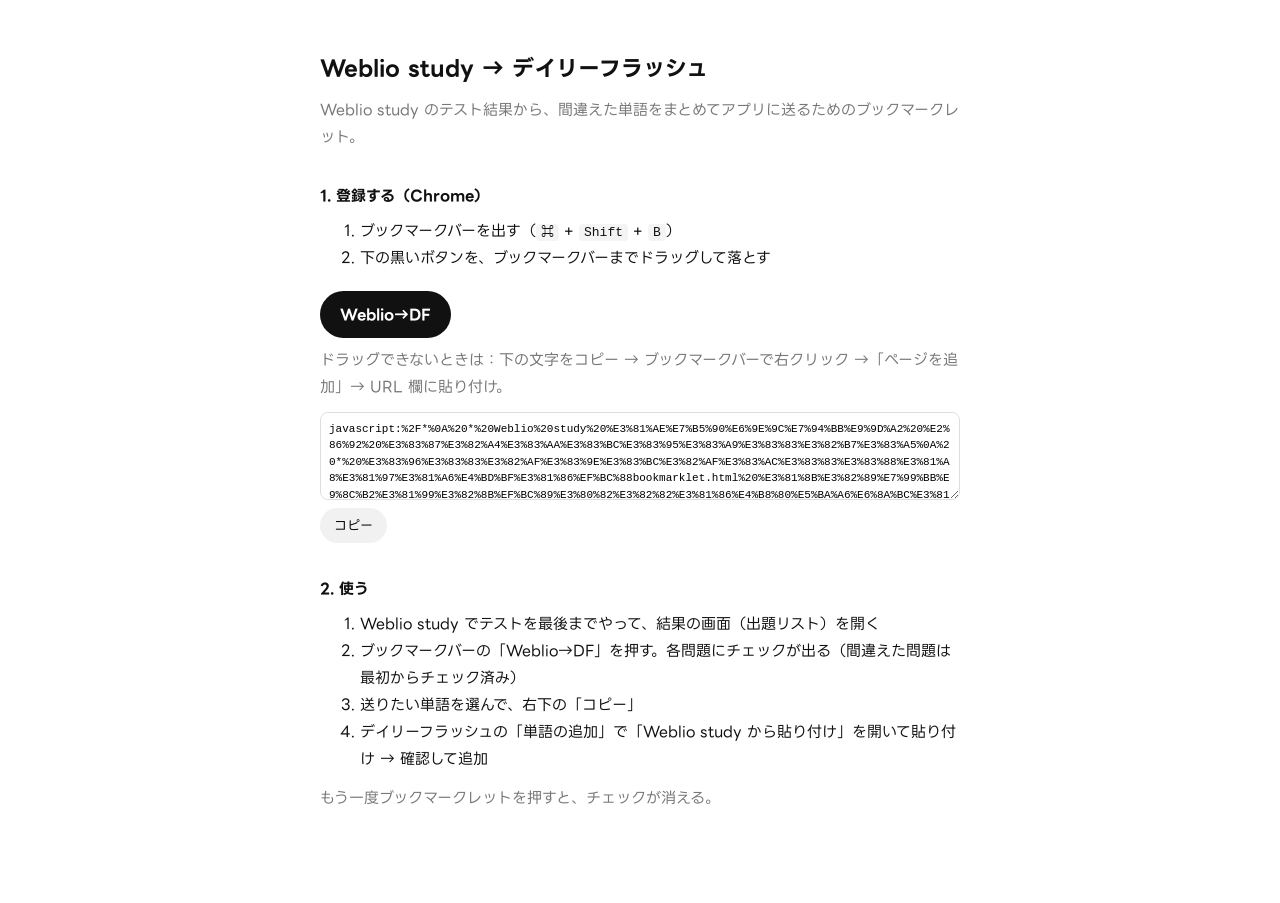
<file: bookmarklet.html>
<!doctype html>
<html lang="ja">
<head>
<meta charset="utf-8">
<meta name="viewport" content="width=device-width, initial-scale=1">
<title>Weblio ブックマークレット</title>
<link rel="preconnect" href="https://fonts.googleapis.com">
<link href="https://fonts.googleapis.com/css2?family=LINE+Seed+JP:wght@400;700&display=swap" rel="stylesheet">
<style>
  body { margin: 0; background: #fff; color: #111; font: 15px/1.8 "LINE Seed JP", sans-serif; }
  main { max-width: 640px; margin: 0 auto; padding: 48px 16px 80px; }
  h1 { font-size: 22px; margin: 0 0 8px; }
  h2 { font-size: 15px; margin: 32px 0 8px; }
  p, ol { margin: 0 0 12px; }
  .lead { color: #777; }
  .bm { display: inline-block; margin: 8px 0; padding: 10px 20px; border-radius: 999px; background: #111; color: #fff; text-decoration: none; font-weight: 700; cursor: grab; }
  textarea { width: 100%; box-sizing: border-box; height: 88px; font: 11px/1.5 ui-monospace, monospace; border: 1px solid #ddd; border-radius: 8px; padding: 8px; resize: vertical; }
  button { border: 0; border-radius: 999px; padding: 6px 14px; background: #f1f1f1; font: inherit; font-size: 13px; cursor: pointer; }
  code { background: #f4f4f4; padding: 1px 5px; border-radius: 4px; font-size: 13px; }
</style>
</head>
<body>
<main>
  <h1>Weblio study → デイリーフラッシュ</h1>
  <p class="lead">Weblio study のテスト結果から、間違えた単語をまとめてアプリに送るためのブックマークレット。</p>

  <h2>1. 登録する（Chrome）</h2>
  <ol>
    <li>ブックマークバーを出す（<code>⌘</code> + <code>Shift</code> + <code>B</code>）</li>
    <li>下の黒いボタンを、ブックマークバーまでドラッグして落とす</li>
  </ol>
  <a class="bm" id="bm" href="#">Weblio→DF</a>
  <p class="lead">ドラッグできないときは：下の文字をコピー → ブックマークバーで右クリック →「ページを追加」→ URL 欄に貼り付け。</p>
  <textarea id="code" readonly></textarea>
  <button id="copy" type="button">コピー</button>

  <h2>2. 使う</h2>
  <ol>
    <li>Weblio study でテストを最後までやって、結果の画面（出題リスト）を開く</li>
    <li>ブックマークバーの「Weblio→DF」を押す。各問題にチェックが出る（間違えた問題は最初からチェック済み）</li>
    <li>送りたい単語を選んで、右下の「コピー」</li>
    <li>デイリーフラッシュの「単語の追加」で「Weblio study から貼り付け」を開いて貼り付け → 確認して追加</li>
  </ol>
  <p class="lead">もう一度ブックマークレットを押すと、チェックが消える。</p>
</main>
<script>
  fetch("bookmarklet/weblio.js")
    .then((r) => r.text())
    .then((src) => {
      const url = "javascript:" + encodeURIComponent(src);
      document.getElementById("bm").href = url;
      document.getElementById("code").value = url;
    });
  document.getElementById("bm").addEventListener("click", (e) => {
    e.preventDefault();
    alert("押すんじゃなくて、ブックマークバーにドラッグしてね");
  });
  document.getElementById("copy").addEventListener("click", async (e) => {
    await navigator.clipboard.writeText(document.getElementById("code").value);
    e.target.textContent = "コピーしました";
  });
</script>
</body>
</html>
</file>
